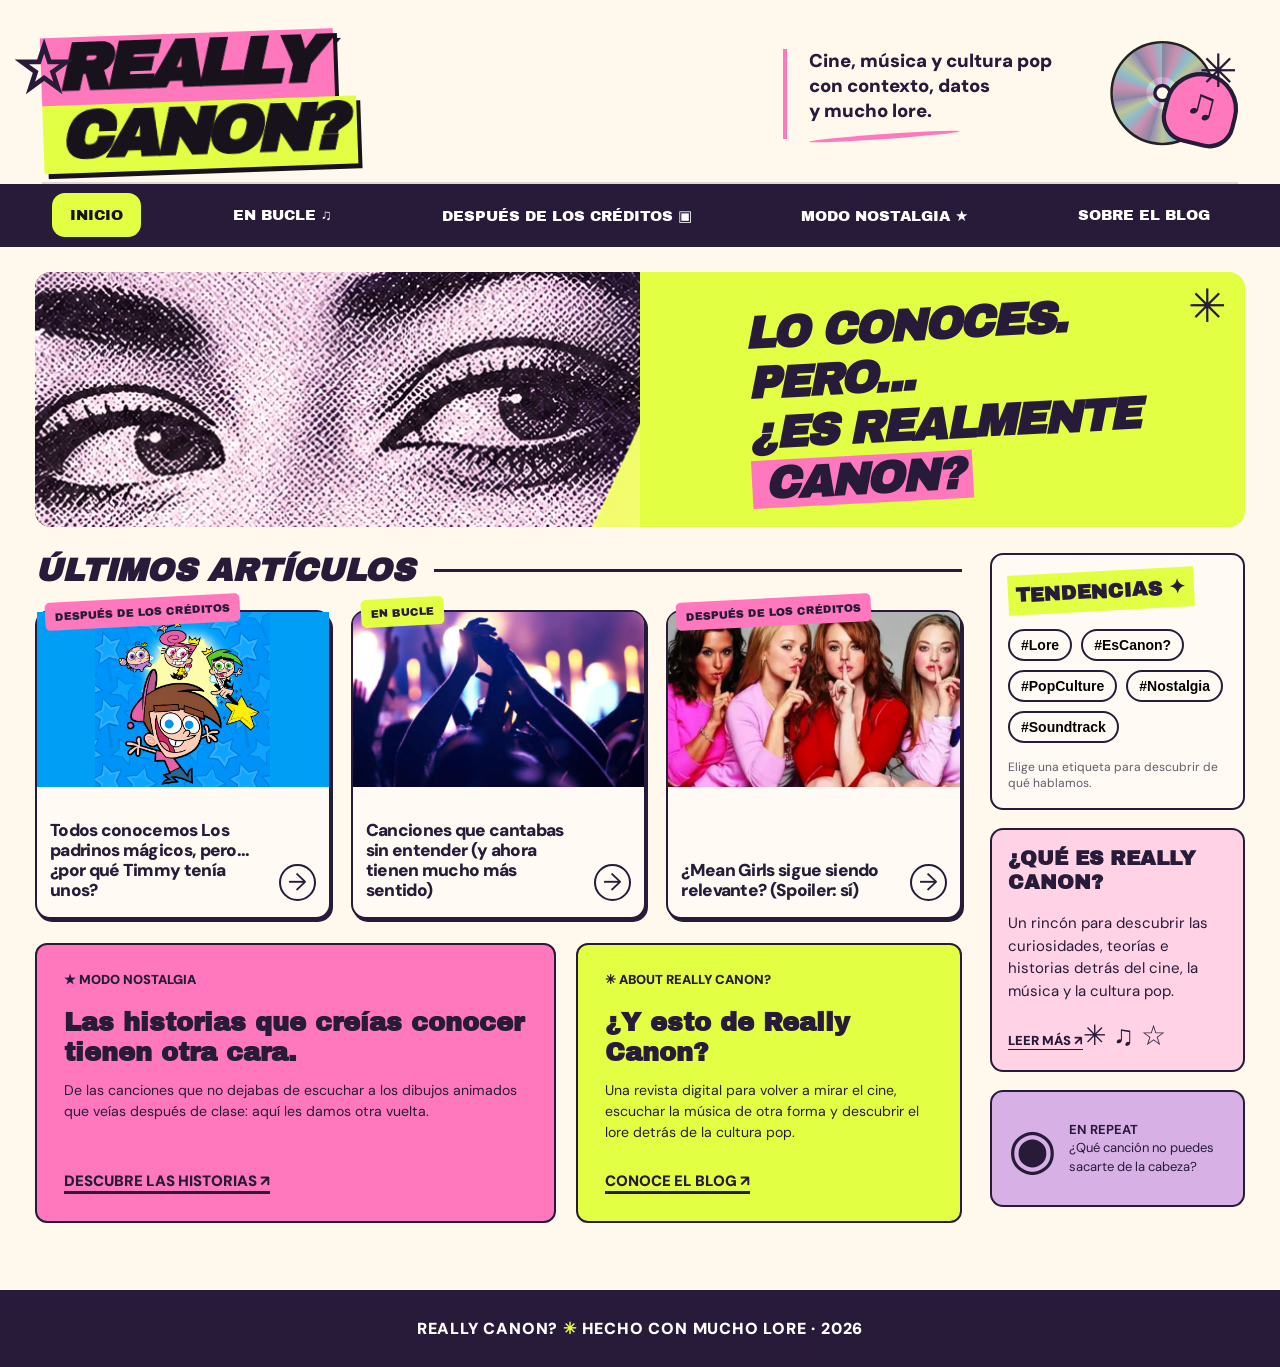
<file: index.html>
<!doctype html><html lang="es"><head><meta charset="UTF-8"><meta name="viewport" content="width=device-width,initial-scale=1"><meta name="theme-color" content="#fff8ed"><meta name="description" content="Really Canon? Cine, música, nostalgia y las historias detrás de la cultura pop."><title>REALLY CANON? · Cultura pop</title><link rel="stylesheet" href="styles.css?v=20261123-compacto-1"></head><body>
<header class="masthead" id="inicio"><div class="brand"><span class="brand-star" aria-hidden="true">☆</span><h1><span>REALLY</span><strong>CANON?</strong></h1></div><div class="intro-note">Cine, música y cultura pop<br>con contexto, datos<br>y mucho lore.<span class="underline"></span></div><div class="header-illustration" aria-hidden="true"><div class="record"></div><div class="phones">♫</div><span class="sparkle">✳</span></div></header>
<nav class="topnav" aria-label="Menú principal"><a class="selected" href="#inicio">INICIO</a><a href="section.html?section=music">EN BUCLE ♫</a><a href="section.html?section=cinema">DESPUÉS DE LOS CRÉDITOS ▣</a><a href="section.html?section=nostalgia">MODO NOSTALGIA ★</a><a href="sobre-el-blog.html">SOBRE EL BLOG</a></nav>
<main class="site"><section class="hero" aria-label="Presentación"><div class="hero-image"><img src="hero-eyes.png" alt="Mirada en estilo de revista retro"></div><div class="hero-message"><span class="hero-rays">✳</span><h2>LO CONOCES.<br>PERO...<br>¿ES REALMENTE<br><mark>CANON?</mark></h2></div></section>
<div class="content"><section class="feed" aria-labelledby="ultimos"><div class="heading"><h2 id="ultimos">ÚLTIMOS ARTÍCULOS</h2><span></span></div><div class="article-grid">
<article class="article" id="creditos" data-href="article.html?post=timmy"><div class="thumb"><img src="padrinos-nueva.png?v=2" alt="Ilustración de Los padrinos mágicos"><span class="category pink">DESPUÉS DE LOS CRÉDITOS</span></div><div class="article-body"><h3>Todos conocemos Los padrinos mágicos, pero... ¿por qué Timmy tenía unos?</h3><a class="read" href="article.html?post=timmy" aria-label="Leer artículo sobre Los padrinos mágicos">→</a></div></article>
<article class="article" id="en-bucle" data-href="article.html?post=music"><div class="thumb"><img src="concierto-nueva.png" alt="Disco compacto con reflejos de colores"><span class="category lime">EN BUCLE</span></div><div class="article-body"><h3>Canciones que cantabas sin entender (y ahora tienen mucho más sentido)</h3><a class="read" href="article.html?post=music" aria-label="Leer artículo sobre canciones">→</a></div></article>
<article class="article" id="nostalgia" data-href="article.html?post=mean"><div class="thumb"><img src="chicas-malas-nueva.png" alt="Imagen de estética cinematográfica rosa"><span class="category pink">DESPUÉS DE LOS CRÉDITOS</span></div><div class="article-body"><h3>¿Mean Girls sigue siendo relevante? (Spoiler: sí)</h3><a class="read" href="article.html?post=mean" aria-label="Leer artículo sobre Mean Girls">→</a></div></article></div>
<div class="feature-row"><section class="feature" style="max-width:none;margin:0;min-width:0;"><span class="feature-kicker">★ MODO NOSTALGIA</span><h2>Las historias que creías conocer tienen otra cara.</h2><p>De las canciones que no dejabas de escuchar a los dibujos animados que veías después de clase: aquí les damos otra vuelta.</p><a href="section.html?section=all">DESCUBRE LAS HISTORIAS ↗</a></section><section class="feature feature-about" style="background:#e3ff43;max-width:none;margin:0;min-width:0;"><span class="feature-kicker">✳ ABOUT REALLY CANON?</span><h2>¿Y esto de Really Canon?</h2><p>Una revista digital para volver a mirar el cine, escuchar la música de otra forma y descubrir el lore detrás de la cultura pop.</p><a href="sobre-el-blog.html">CONOCE EL BLOG ↗</a></section></div>
</section>
<aside class="sidebar"><section class="sidecard"><h2>TENDENCIAS ✦</h2><div class="tags"><button data-filter="lore">#Lore</button><button data-filter="canon">#EsCanon?</button><button data-filter="pop">#PopCulture</button><button data-filter="nostalgia">#Nostalgia</button><button data-filter="music">#Soundtrack</button></div><p id="tag-message" aria-live="polite">Elige una etiqueta para descubrir de qué hablamos.</p></section><section class="sidecard about" id="sobre"><h2>¿QUÉ ES REALLY CANON?</h2><p>Un rincón para descubrir las curiosidades, teorías e historias detrás del cine, la música y la cultura pop.</p><a class="about-link" href="sobre-el-blog.html">LEER MÁS ↗</a><span class="scribble">✳ ♫ ☆</span></section><section class="sidecard mini"><span class="mini-disc">◉</span><p><b>EN REPEAT</b><br>¿Qué canción no puedes sacarte de la cabeza?</p></section></aside></div>
</main>
<footer>REALLY CANON? <span>✳</span> HECHO CON MUCHO LORE · 2026</footer>
<script src="script.js"></script></body></html>
</file>
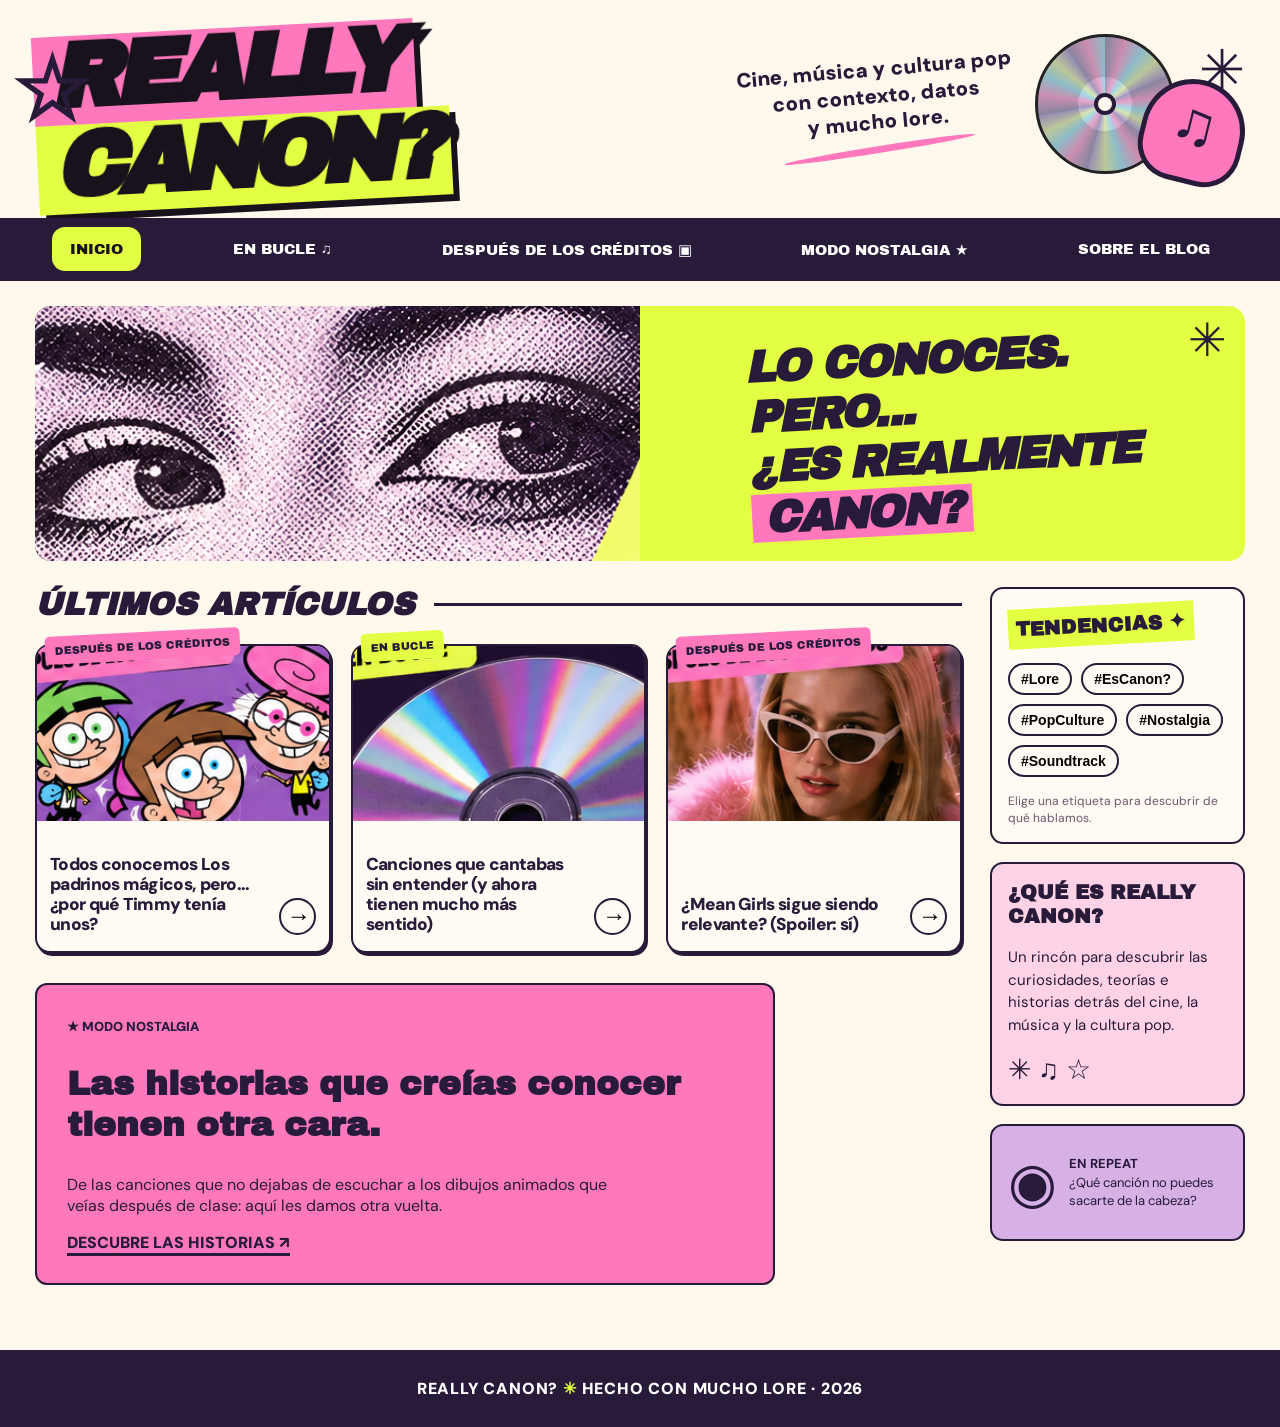
<file: really_canon_blog_pro/index.html>
<!doctype html><html lang="es"><head><meta charset="UTF-8"><meta name="viewport" content="width=device-width,initial-scale=1"><meta name="theme-color" content="#fff8ed"><meta name="description" content="Really Canon? Cine, música, nostalgia y las historias detrás de la cultura pop."><title>REALLY CANON? · Cultura pop</title><link rel="stylesheet" href="styles.css"></head><body>
<header class="masthead" id="inicio"><div class="brand"><span class="brand-star" aria-hidden="true">☆</span><h1><span>REALLY</span><strong>CANON?</strong></h1></div><div class="intro-note">Cine, música y cultura pop<br>con contexto, datos<br>y mucho lore.<span class="underline"></span></div><div class="header-illustration" aria-hidden="true"><div class="record"></div><div class="phones">♫</div><span class="sparkle">✳</span></div></header>
<nav class="topnav" aria-label="Menú principal"><a class="selected" href="#inicio">INICIO</a><a href="#en-bucle">EN BUCLE ♫</a><a href="#creditos">DESPUÉS DE LOS CRÉDITOS ▣</a><a href="#nostalgia">MODO NOSTALGIA ★</a><a href="#sobre">SOBRE EL BLOG</a></nav>
<main class="site"><section class="hero" aria-label="Presentación"><div class="hero-image"><img src="hero-eyes.png" alt="Mirada en estilo de revista retro"></div><div class="hero-message"><span class="hero-rays">✳</span><h2>LO CONOCES.<br>PERO...<br>¿ES REALMENTE<br><mark>CANON?</mark></h2></div></section>
<div class="content"><section class="feed" aria-labelledby="ultimos"><div class="heading"><h2 id="ultimos">ÚLTIMOS ARTÍCULOS</h2><span></span></div><div class="article-grid">
<article class="article" id="creditos"><div class="thumb"><img src="timmy.png" alt="Ilustración de Los padrinos mágicos"><span class="category pink">DESPUÉS DE LOS CRÉDITOS</span></div><div class="article-body"><h3>Todos conocemos Los padrinos mágicos, pero... ¿por qué Timmy tenía unos?</h3><button class="read" data-article="timmy" aria-label="Leer artículo sobre Los padrinos mágicos">→</button></div></article>
<article class="article" id="en-bucle"><div class="thumb"><img src="cd.png" alt="Disco compacto con reflejos de colores"><span class="category lime">EN BUCLE</span></div><div class="article-body"><h3>Canciones que cantabas sin entender (y ahora tienen mucho más sentido)</h3><button class="read" data-article="music" aria-label="Leer artículo sobre canciones">→</button></div></article>
<article class="article" id="nostalgia"><div class="thumb"><img src="mean-girls.png" alt="Imagen de estética cinematográfica rosa"><span class="category pink">DESPUÉS DE LOS CRÉDITOS</span></div><div class="article-body"><h3>¿Mean Girls sigue siendo relevante? (Spoiler: sí)</h3><button class="read" data-article="mean" aria-label="Leer artículo sobre Mean Girls">→</button></div></article></div>
<section class="feature"><span class="feature-kicker">★ MODO NOSTALGIA</span><h2>Las historias que creías conocer tienen otra cara.</h2><p>De las canciones que no dejabas de escuchar a los dibujos animados que veías después de clase: aquí les damos otra vuelta.</p><a href="#ultimos">DESCUBRE LAS HISTORIAS ↗</a></section></section>
<aside class="sidebar"><section class="sidecard"><h2>TENDENCIAS ✦</h2><div class="tags"><button data-filter="lore">#Lore</button><button data-filter="canon">#EsCanon?</button><button data-filter="pop">#PopCulture</button><button data-filter="nostalgia">#Nostalgia</button><button data-filter="music">#Soundtrack</button></div><p id="tag-message" aria-live="polite">Elige una etiqueta para descubrir de qué hablamos.</p></section><section class="sidecard about" id="sobre"><h2>¿QUÉ ES REALLY CANON?</h2><p>Un rincón para descubrir las curiosidades, teorías e historias detrás del cine, la música y la cultura pop.</p><span class="scribble">✳ ♫ ☆</span></section><section class="sidecard mini"><span class="mini-disc">◉</span><p><b>EN REPEAT</b><br>¿Qué canción no puedes sacarte de la cabeza?</p></section></aside></div></main>
<footer>REALLY CANON? <span>✳</span> HECHO CON MUCHO LORE · 2026</footer>
<dialog id="reader"><button id="close" aria-label="Cerrar artículo">✕</button><div id="reader-content"></div></dialog><script src="script.js"></script></body></html>
</file>
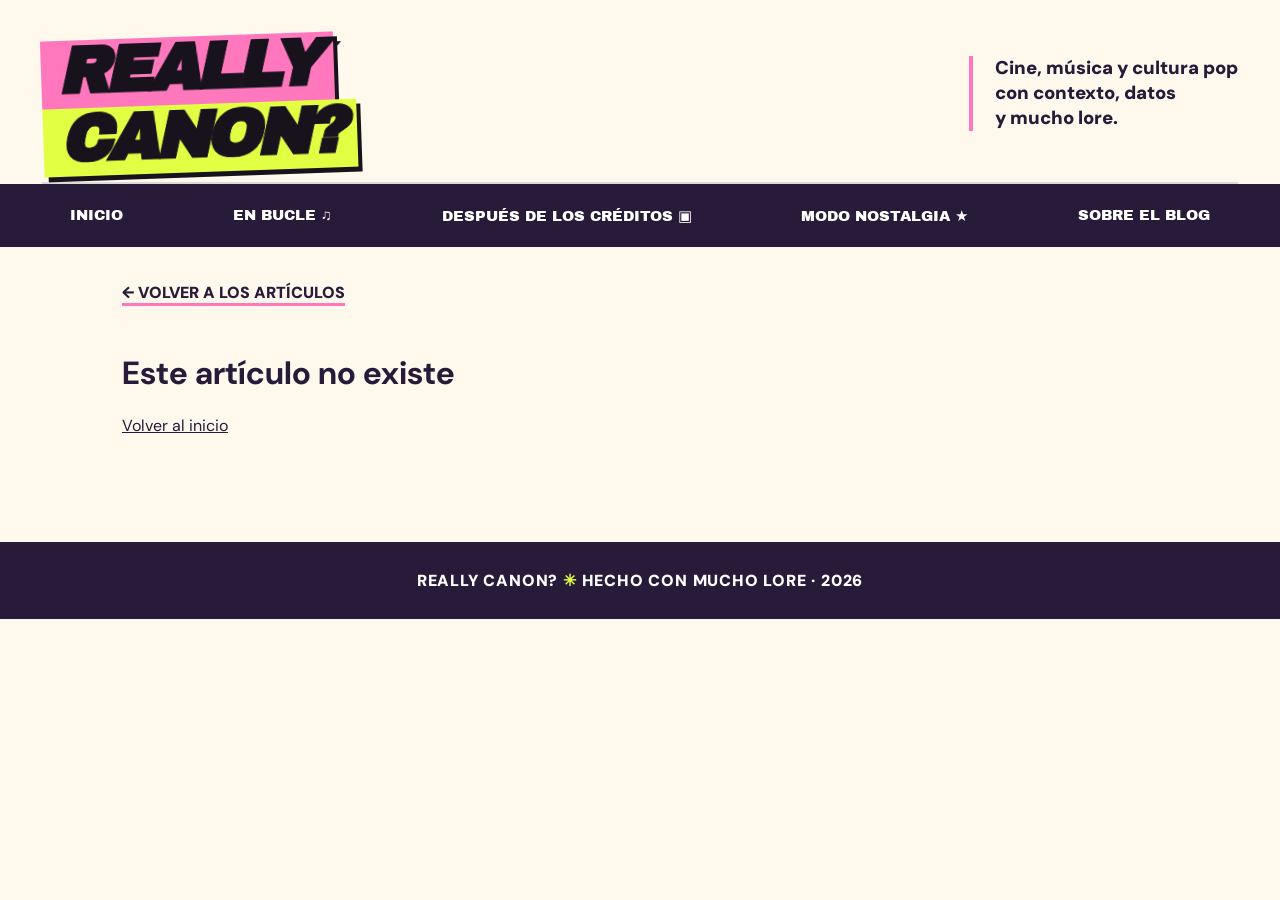
<file: article.html>
<!doctype html><html lang="es"><head><meta charset="UTF-8"><meta name="viewport" content="width=device-width,initial-scale=1"><title>Artículo · REALLY CANON?</title><meta name="description" content="Historias de cine, música y cultura pop en formato hilo."><link rel="stylesheet" href="styles.css"></head><body><header class="masthead"><div class="brand"><a href="index.html" style="text-decoration:none"><h1><span>REALLY</span><strong>CANON?</strong></h1></a></div><div class="intro-note">Cine, música y cultura pop<br>con contexto, datos<br>y mucho lore.</div></header><nav class="topnav"><a href="index.html">INICIO</a><a href="section.html?section=music">EN BUCLE ♫</a><a href="section.html?section=cinema">DESPUÉS DE LOS CRÉDITOS ▣</a><a href="section.html?section=nostalgia">MODO NOSTALGIA ★</a><a href="sobre-el-blog.html">SOBRE EL BLOG</a></nav><main class="article-page"><a class="article-back" href="index.html">← VOLVER A LOS ARTÍCULOS</a><div id="post-root"></div></main><footer>REALLY CANON? <span>✳</span> HECHO CON MUCHO LORE · 2026</footer><script src="posts.js"></script><script>const key=new URLSearchParams(location.search).get('post');const post=window.REALLY_POSTS[key];const root=document.getElementById('post-root');if(!post){root.innerHTML='<h1>Este artículo no existe</h1><p><a href="index.html">Volver al inicio</a></p>'}else{document.title=post.title+' · REALLY CANON?';const esc=s=>s.replaceAll('&','&amp;').replaceAll('<','&lt;').replaceAll('>','&gt;');root.innerHTML='<header class="article-head"><span class="kicker">'+esc(post.tag)+'</span><h1>'+esc(post.title)+'</h1><p class="article-lede">'+esc(post.lede)+'</p><div class="article-meta">REALLY CANON? · LECTURA DE 5–7 MIN · CULTURA POP</div></header><img class="article-cover" src="'+encodeURI(post.image)+'" alt="Imagen ilustrativa del artículo"><div class="thread"><div class="thread-intro">EL HILO COMPLETO ↓</div>'+post.blocks.map((b,i)=>'<section class="thread-card"><span class="thread-number">'+String(i+1).padStart(2,'0')+' / '+String(post.blocks.length).padStart(2,'0')+'</span><h2>'+esc(b[0])+'</h2><p>'+esc(b[1])+'</p><p>'+esc(b[2])+'</p></section>').join('')+'<blockquote class="thread-quote">'+esc(post.quote)+'</blockquote><section class="article-end"><h2>¿Y tú qué opinas?</h2><p>La conversación no termina aquí. Guarda esta historia, compártela o descubre otra perspectiva.</p><a href="index.html">← SEGUIR EXPLORANDO REALLY CANON?</a></section><section class="comments-area"><h2>COMENTARIOS</h2><p class="comments-intro">¿Qué opinas tú? Participa en la conversación iniciando sesión con GitHub.</p><div class="giscus" id="giscus-container"></div></section></div>'}</script><script>
(function () {
  const postKey = new URLSearchParams(window.location.search).get('post');
  if (!postKey || !window.REALLY_POSTS || !window.REALLY_POSTS[postKey]) return;
  const target = document.getElementById('giscus-container');
  if (!target) return;
  const script = document.createElement('script');
  script.src = 'https://giscus.app/client.js';
  const config = {
    'data-repo': 'izquierdolissa-jpg/really-canon',
    'data-repo-id': 'R_kgDOV4qWsA',
    'data-category': 'Announcements',
    'data-category-id': 'DIC_kwDOV4qWsM4DLzEy',
    'data-mapping': 'specific',
    'data-term': 'really-canon-' + postKey,
    'data-strict': '1',
    'data-reactions-enabled': '1',
    'data-emit-metadata': '0',
    'data-input-position': 'top',
    'data-theme': 'light',
    'data-lang': 'es'
  };
  for (const [name, value] of Object.entries(config)) script.setAttribute(name, value);
  script.crossOrigin = 'anonymous';
  script.async = true;
  target.appendChild(script);
})();
</script></body></html>
</file>
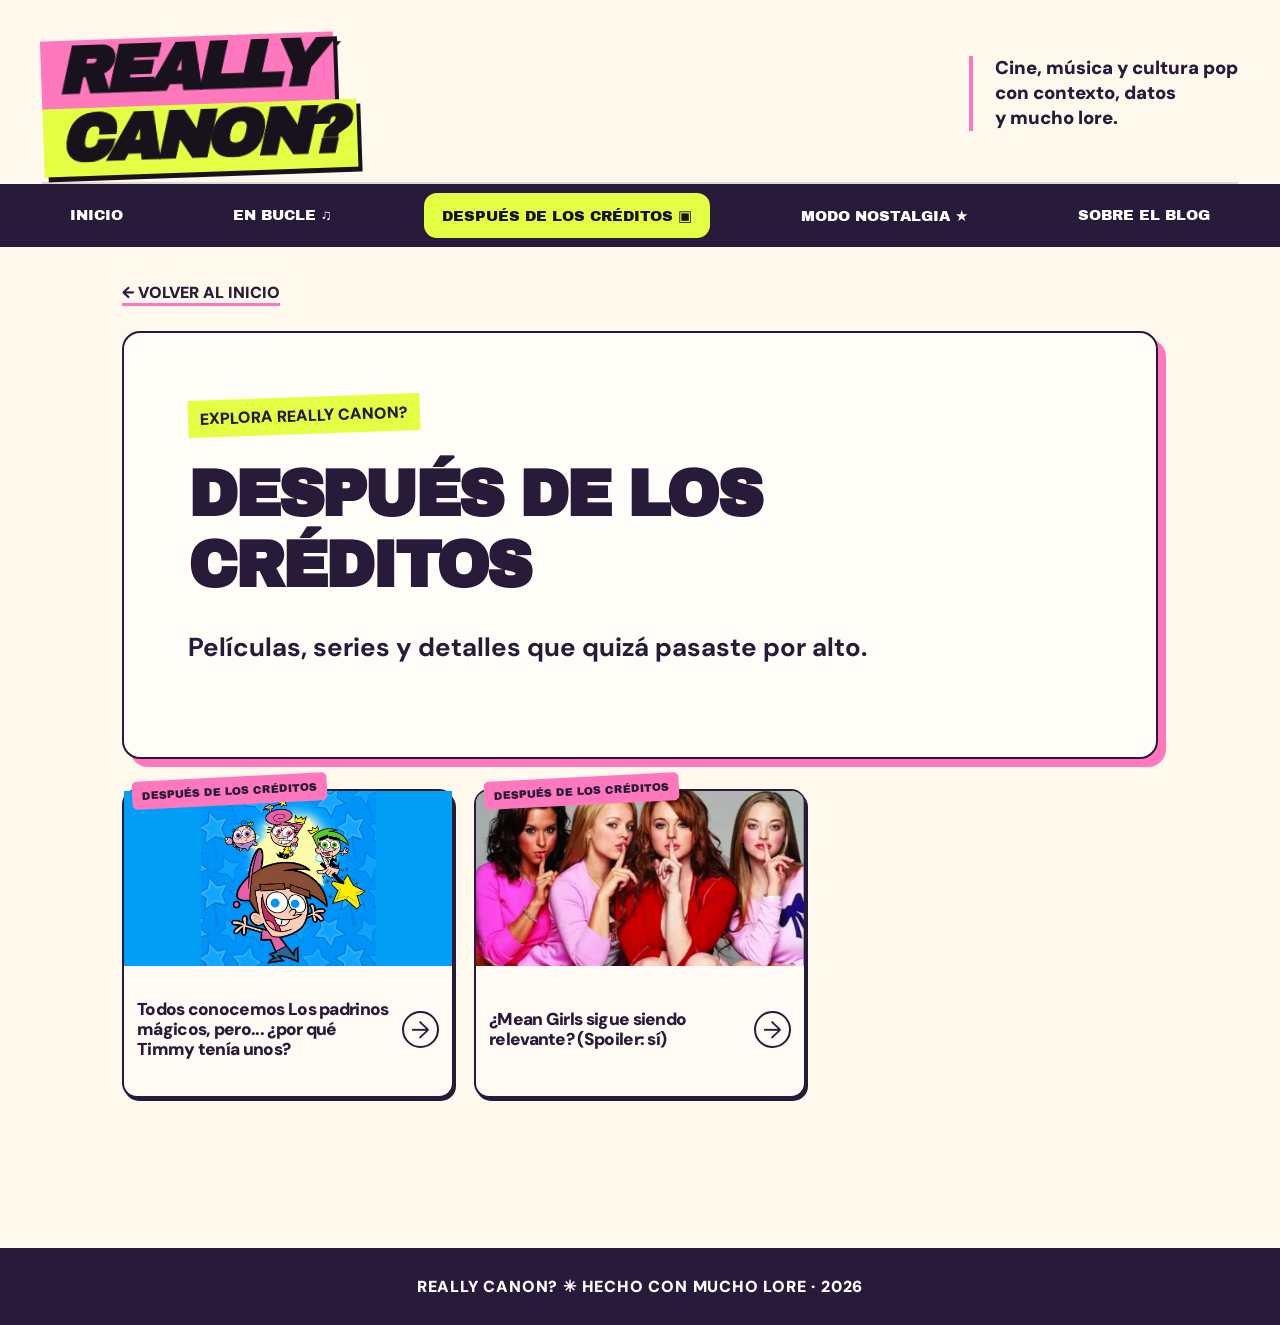
<file: section.html>
<!doctype html><html lang="es"><head><meta charset="UTF-8"><meta name="viewport" content="width=device-width,initial-scale=1"><title>Secciones · REALLY CANON?</title><link rel="stylesheet" href="styles.css"></head><body><header class="masthead"><div class="brand"><a href="index.html" style="text-decoration:none"><h1><span>REALLY</span><strong>CANON?</strong></h1></a></div><div class="intro-note">Cine, música y cultura pop<br>con contexto, datos<br>y mucho lore.</div></header><nav class="topnav"><a href="index.html">INICIO</a><a href="section.html?section=music">EN BUCLE ♫</a><a href="section.html?section=cinema">DESPUÉS DE LOS CRÉDITOS ▣</a><a href="section.html?section=nostalgia">MODO NOSTALGIA ★</a><a href="sobre-el-blog.html">SOBRE EL BLOG</a></nav><main class="article-page"><a class="article-back" href="index.html">← VOLVER AL INICIO</a><header class="article-head"><span class="kicker">EXPLORA REALLY CANON?</span><h1 id="section-title"></h1><p class="article-lede" id="section-desc"></p></header><div class="article-grid" id="section-list"></div></main><footer>REALLY CANON? ✳ HECHO CON MUCHO LORE · 2026</footer><script src="posts.js"></script><script>const k=new URLSearchParams(location.search).get('section')||'cinema';const sections={all:['TODAS LAS HISTORIAS','Explora las historias de cine, música y nostalgia de Really Canon?.',['timmy','music','mean']],music:['EN BUCLE','Canciones, artistas y las historias que hay detrás de lo que escuchamos.',['music']],cinema:['DESPUÉS DE LOS CRÉDITOS','Películas, series y detalles que quizá pasaste por alto.',['timmy','mean']],nostalgia:['MODO NOSTALGIA','Volvemos a las historias de nuestra infancia para mirarlas de otra manera.',['timmy','mean','music']]};const d=sections[k]||sections.cinema;document.title=d[0]+' · REALLY CANON?';document.getElementById('section-title').textContent=d[0];document.getElementById('section-desc').textContent=d[1];document.getElementById('section-list').innerHTML=d[2].map(id=>{const p=REALLY_POSTS[id];return `<article class="article"><a href="article.html?post=${id}" class="section-card-link"><div class="thumb"><img src="${p.image}" alt="Imagen de ${p.title}"><span class="category ${id==='music'?'lime':'pink'}">${p.tag}</span></div><div class="article-body"><h3>${p.title}</h3><span class="read">→</span></div></a></article>`}).join('');document.querySelectorAll('.topnav a').forEach(a=>{if(a.getAttribute('href')==='section.html?section='+k)a.classList.add('selected')})</script></body></html>
</file>
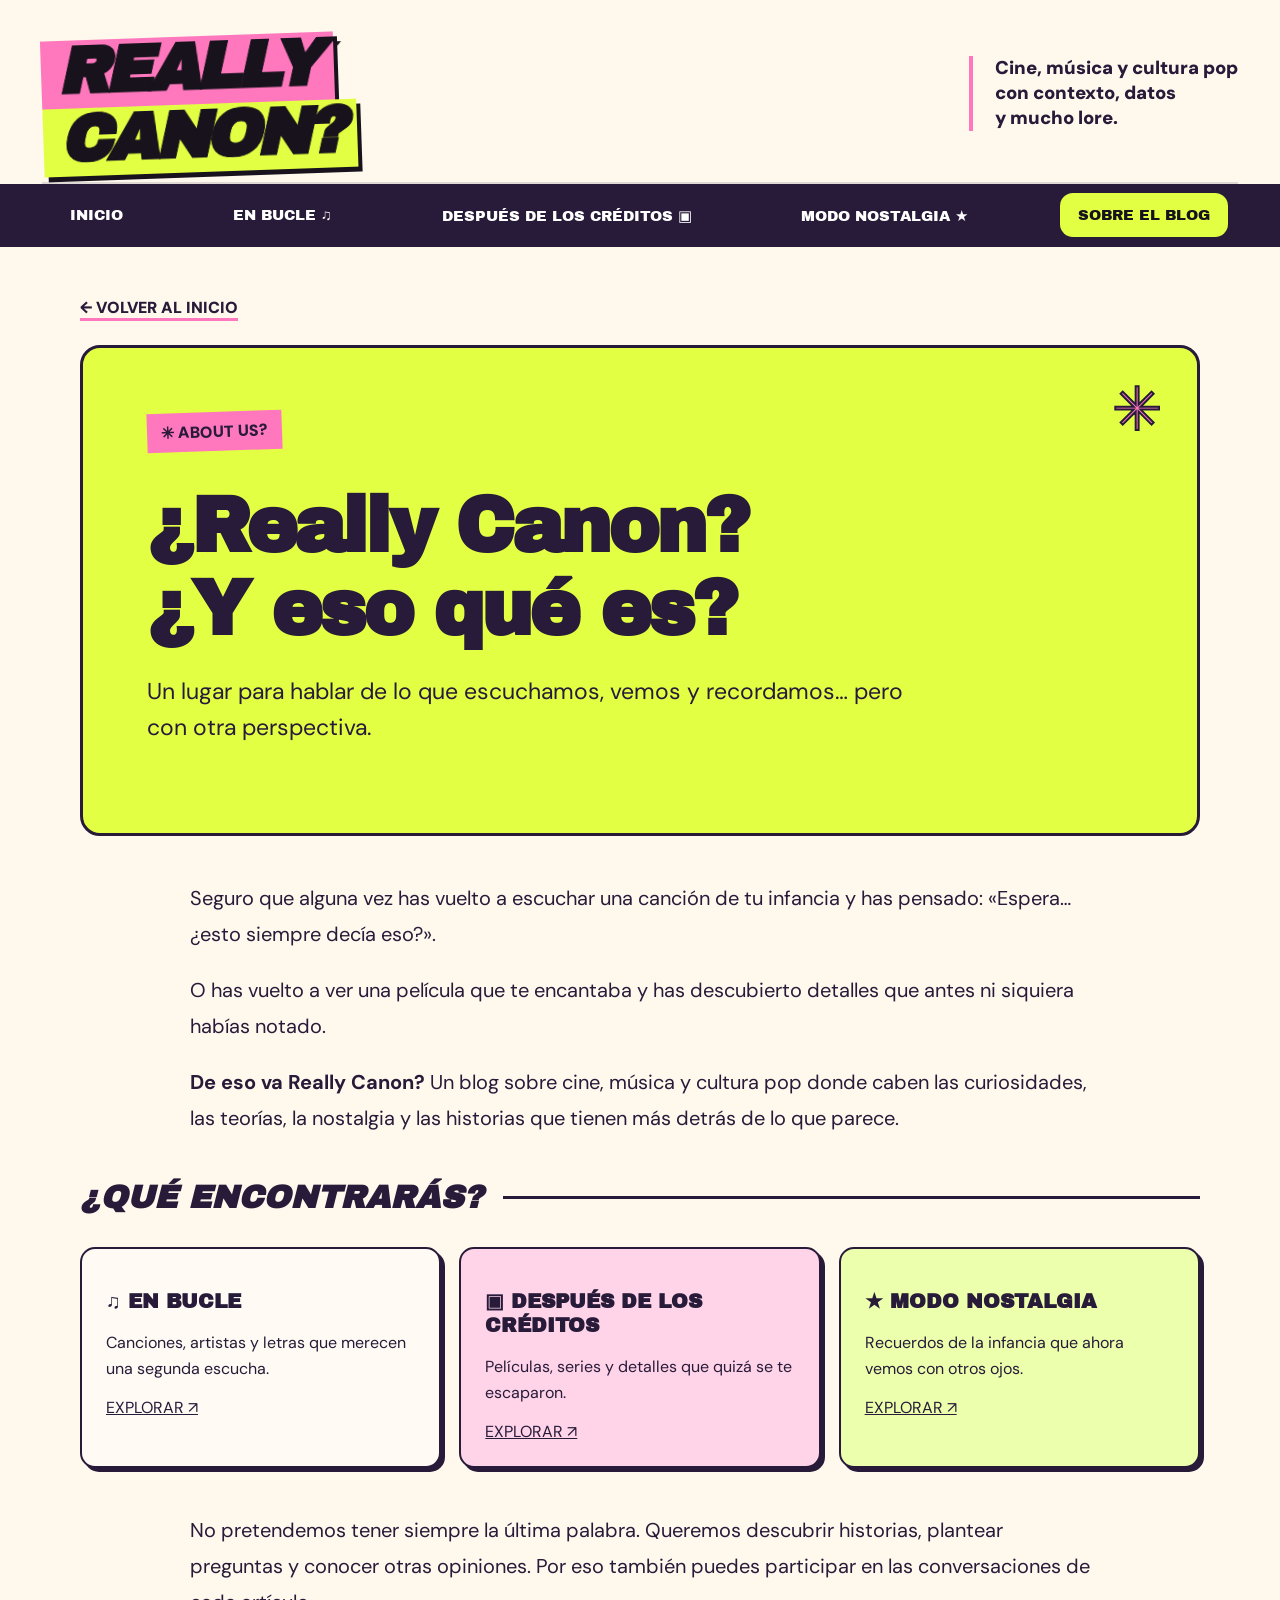
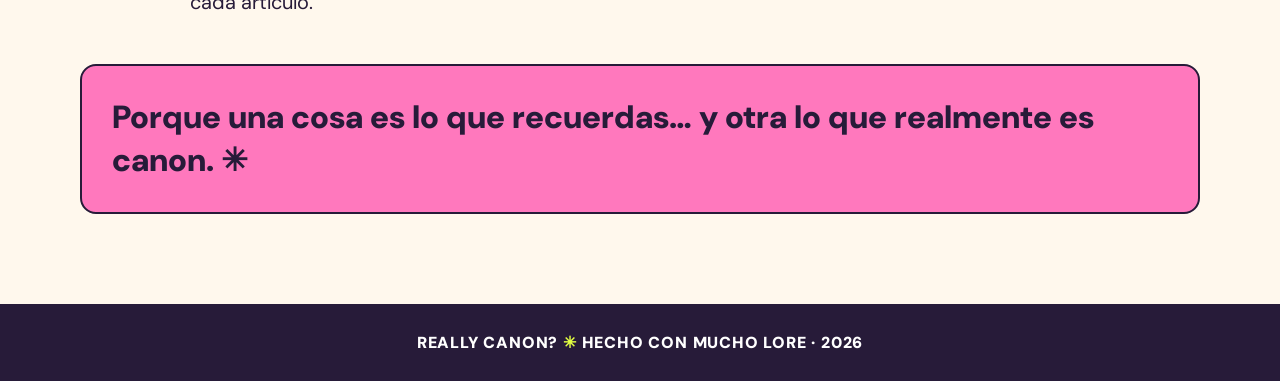
<file: sobre-el-blog.html>
<!doctype html><html lang="es"><head><meta charset="UTF-8"><meta name="viewport" content="width=device-width,initial-scale=1"><meta name="description" content="Conoce Really Canon?, un blog de cine, música, nostalgia y cultura pop."><title>Sobre el blog · REALLY CANON?</title><link rel="stylesheet" href="styles.css"></head><body>
<header class="masthead"><div class="brand"><a href="index.html" style="text-decoration:none"><h1><span>REALLY</span><strong>CANON?</strong></h1></a></div><div class="intro-note">Cine, música y cultura pop<br>con contexto, datos<br>y mucho lore.</div></header>
<nav class="topnav" aria-label="Menú principal"><a href="index.html">INICIO</a><a href="section.html?section=music">EN BUCLE ♫</a><a href="section.html?section=cinema">DESPUÉS DE LOS CRÉDITOS ▣</a><a href="section.html?section=nostalgia">MODO NOSTALGIA ★</a><a class="selected" href="sobre-el-blog.html" aria-current="page">SOBRE EL BLOG</a></nav>
<main class="about-page"><a class="article-back" href="index.html">← VOLVER AL INICIO</a><section class="about-hero"><span class="about-eyebrow">✳ ABOUT US?</span><span class="asterisk" aria-hidden="true">✳</span><h1>¿Really Canon?<br>¿Y eso qué es?</h1><p>Un lugar para hablar de lo que escuchamos, vemos y recordamos… pero con otra perspectiva.</p></section>
<div class="about-intro"><p>Seguro que alguna vez has vuelto a escuchar una canción de tu infancia y has pensado: «Espera… ¿esto siempre decía eso?».</p><p>O has vuelto a ver una película que te encantaba y has descubierto detalles que antes ni siquiera habías notado.</p><p><strong>De eso va Really Canon?</strong> Un blog sobre cine, música y cultura pop donde caben las curiosidades, las teorías, la nostalgia y las historias que tienen más detrás de lo que parece.</p></div>
<div class="heading"><h2>¿QUÉ ENCONTRARÁS?</h2><span></span></div><div class="about-sections"><section class="about-tile"><h2>♫ EN BUCLE</h2><p>Canciones, artistas y letras que merecen una segunda escucha.</p><a href="section.html?section=music">EXPLORAR ↗</a></section><section class="about-tile"><h2>▣ DESPUÉS DE LOS CRÉDITOS</h2><p>Películas, series y detalles que quizá se te escaparon.</p><a href="section.html?section=cinema">EXPLORAR ↗</a></section><section class="about-tile"><h2>★ MODO NOSTALGIA</h2><p>Recuerdos de la infancia que ahora vemos con otros ojos.</p><a href="section.html?section=nostalgia">EXPLORAR ↗</a></section></div>
<p class="about-intro">No pretendemos tener siempre la última palabra. Queremos descubrir historias, plantear preguntas y conocer otras opiniones. Por eso también puedes participar en las conversaciones de cada artículo.</p><div class="about-ending">Porque una cosa es lo que recuerdas… y otra lo que realmente es canon. ✳</div></main>
<footer>REALLY CANON? <span>✳</span> HECHO CON MUCHO LORE · 2026</footer></body></html>
</file>
<file: styles.css>
@import url('https://fonts.googleapis.com/css2?family=Archivo+Black&family=DM+Sans:wght@400;500;600;700;800;900&display=swap');:root{--cream:#fff8ed;--pink:#ff78bd;--lime:#e3ff43;--ink:#271b39;--purple:#42224e}*{box-sizing:border-box}html{scroll-behavior:smooth}body{margin:0;background:var(--cream);color:var(--ink);font-family:'DM Sans',Arial,sans-serif}button,a{cursor:pointer}a{color:inherit}.masthead{max-width:1450px;margin:auto;min-height:205px;padding:20px 35px;display:flex;justify-content:space-between;align-items:center;gap:20px;overflow:hidden}.brand{position:relative;flex:1}.brand h1{margin:0;line-height:.87;font-family:'Archivo Black',Impact,sans-serif;font-size:clamp(54px,7vw,112px);font-style:italic;letter-spacing:-.07em;transform:rotate(-3deg);filter:drop-shadow(6px 7px 0 #17121c);-webkit-text-stroke:2px #17121c}.brand h1 span,.brand h1 strong{display:block;width:max-content;padding:3px 16px 8px}.brand h1 span{background:var(--pink);color:#17121c}.brand h1 strong{background:var(--lime);color:#17121c}.brand-star{position:absolute;left:-22px;top:12px;font-size:88px;z-index:1;color:var(--cream);-webkit-text-stroke:3px var(--ink)}.intro-note{font-size:clamp(15px,1.6vw,24px);font-weight:900;line-height:1.3;transform:rotate(-5deg);text-align:center;min-width:215px}.underline{display:block;background:var(--pink);height:7px;width:70%;border-radius:90%;transform:rotate(-4deg);margin:10px auto}.header-illustration{position:relative;width:210px;height:150px;flex-shrink:0}.record{position:absolute;width:140px;height:140px;border-radius:50%;border:3px solid #222;background:repeating-conic-gradient(#9c9ab9 0deg,#e9a4cb 18deg,#a2d8e7 35deg,#d8e5b0 50deg,#afa2cf 65deg);box-shadow:inset 0 0 0 40px #0002}.record:after{content:'';position:absolute;inset:56px;border:4px solid var(--ink);background:var(--cream);border-radius:50%}.phones{position:absolute;right:0;bottom:0;border:5px solid var(--ink);border-radius:50% 50% 35% 35%;background:var(--pink);font-size:60px;width:104px;height:105px;text-align:center;transform:rotate(14deg)}.sparkle{position:absolute;top:0;right:0;font-size:55px}.topnav{background:var(--ink);padding:9px max(20px,calc((100vw - 1400px)/2));display:flex;justify-content:space-around;align-items:center;gap:10px}.topnav a{color:white;text-decoration:none;font-family:'Archivo Black',Impact,sans-serif;font-size:clamp(11px,1.15vw,17px);padding:14px 18px;text-align:center}.topnav a:hover,.topnav .selected{background:var(--lime);color:#17121c;border-radius:13px}.site{max-width:1450px;margin:auto;padding:25px 35px 65px}.hero{display:grid;grid-template-columns:1fr 1fr;min-height:255px;border-radius:16px;overflow:hidden;background:var(--lime);position:relative}.hero-image{min-height:255px;background:var(--purple)}.hero-image img{width:100%;height:100%;object-fit:cover;filter:contrast(1.1) saturate(.8)}.hero-message{padding:20px 35px;display:flex;align-items:center;justify-content:center;position:relative}.hero-message h2{font-family:'Archivo Black',Impact,sans-serif;font-style:italic;font-size:clamp(25px,3.5vw,55px);line-height:1.12;letter-spacing:-.04em;margin:0;transform:rotate(-3deg)}mark{background:var(--pink);color:var(--ink);padding:0 12px}.hero-rays{position:absolute;right:18px;top:4px;font-size:46px}.content{display:grid;grid-template-columns:minmax(0,1fr) 255px;gap:28px;margin-top:26px}.heading{display:flex;align-items:center;gap:20px;margin-bottom:22px}.heading h2{font-family:'Archivo Black',Impact,sans-serif;font-size:clamp(24px,2.5vw,35px);font-style:italic;margin:0;white-space:nowrap}.heading span{height:3px;background:var(--ink);flex:1}.article-grid{display:grid;grid-template-columns:repeat(3,minmax(0,1fr));gap:20px}.article{background:#fffaf3;border:2px solid var(--ink);border-radius:15px;overflow:visible;box-shadow:2px 3px 0 var(--ink);position:relative}.thumb{height:175px;position:relative}.thumb img{height:100%;width:100%;object-fit:cover;border-radius:12px 12px 0 0}.category{position:absolute;left:8px;top:-14px;transform:rotate(-3deg);padding:8px 10px;font-family:'Archivo Black',Impact,sans-serif;font-size:11px;color:var(--ink);border-radius:5px}.pink{background:var(--pink)}.lime{background:var(--lime)}.article-body{min-height:130px;padding:14px 13px 16px;display:flex;gap:8px;align-items:flex-end}.article h3{font-size:clamp(15px,1.35vw,19px);font-weight:900;line-height:1.15;letter-spacing:-.04em;margin:0;flex:1}.read{flex-shrink:0;background:transparent;border:2px solid var(--ink);border-radius:50%;width:37px;height:37px;font-size:24px;line-height:1}.read:hover{background:var(--lime)}.sidebar{padding-top:0}.sidecard{border:2px solid var(--ink);border-radius:13px;background:#fffaf3;padding:16px;margin-bottom:18px;position:relative}.sidecard h2{font-family:'Archivo Black',Impact,sans-serif;font-size:20px;margin:0 0 18px;line-height:1.2}.sidebar .sidecard:first-child h2{background:var(--lime);display:inline-block;padding:8px;transform:rotate(-3deg)}.tags{display:flex;flex-wrap:wrap;gap:9px}.tags button{border:2px solid var(--ink);border-radius:22px;background:transparent;padding:6px 11px;font-size:14px;font-weight:800}.tags button:hover{background:var(--pink)}#tag-message{font-size:12px;line-height:1.4;color:#67596b;margin:16px 0 0}.about{background:#ffd2e6}.about p{font-size:15px;line-height:1.5}.scribble{font-size:28px}.mini{background:#d7b1e6;display:flex;align-items:center;gap:12px}.mini p{font-size:13px;line-height:1.4}.mini-disc{font-size:56px}.feature{background:var(--pink);margin-top:30px;padding:30px;border:2px solid var(--ink);border-radius:12px;max-width:740px}.feature-kicker{font-weight:900;font-size:13px}.feature h2{font-family:'Archivo Black',Impact,sans-serif;font-size:clamp(22px,2.7vw,34px);line-height:1.2}.feature p{max-width:570px}.feature a{font-weight:900;text-decoration:none;border-bottom:3px solid var(--ink)}footer{background:var(--ink);color:white;text-align:center;padding:28px;font-weight:900;letter-spacing:.05em}footer span{color:var(--lime)}dialog{border:3px solid var(--ink);border-radius:16px;background:var(--cream);color:var(--ink);width:min(700px,92vw);max-height:85vh;padding:30px;box-shadow:9px 9px 0 var(--pink)}dialog::backdrop{background:#1b102bc7}dialog #close{float:right;background:var(--lime);border:2px solid var(--ink);border-radius:50%;width:37px;height:37px;font-size:18px}dialog h2{font-family:'Archivo Black',Impact,sans-serif;line-height:1.15;font-size:clamp(23px,4vw,36px)}dialog p{font-size:17px;line-height:1.7}dialog .eyebrow{font-weight:900;background:var(--pink);display:inline-block;padding:6px 10px}@media(max-width:1050px){.article-grid{grid-template-columns:repeat(2,1fr)}.header-illustration{display:none}.content{grid-template-columns:minmax(0,1fr) 220px}.topnav{flex-wrap:wrap}.topnav a{padding:11px}}@media(max-width:720px){.masthead{padding:28px 18px;flex-direction:column;align-items:flex-start}.brand h1{font-size:clamp(52px,13vw,82px)}.intro-note{font-size:15px;align-self:flex-end}.topnav{gap:0;padding:6px}.topnav a{font-size:11px;padding:10px}.site{padding:16px}.hero{grid-template-columns:1fr}.hero-image{min-height:140px;max-height:170px}.hero-message{min-height:205px}.hero-message h2{font-size:clamp(28px,7vw,44px)}.content{grid-template-columns:1fr}.article-grid{grid-template-columns:1fr}.thumb{height:210px}.article-body{min-height:95px}.sidebar{display:grid;grid-template-columns:1fr;gap:10px}.heading h2{font-size:23px}}
.read{display:inline-flex;align-items:center;justify-content:center;text-decoration:none;color:var(--ink)}.article:has(.read:hover){transform:translateY(-3px)}
.article-page{max-width:1080px;margin:0 auto;padding:35px 22px 90px}.article-back{display:inline-block;font-weight:900;text-decoration:none;margin-bottom:25px;border-bottom:3px solid var(--pink)}.article-head{border:2px solid var(--ink);background:#fffdf7;border-radius:18px;padding:clamp(25px,5vw,65px);box-shadow:8px 8px 0 var(--pink)}.article-head .kicker{background:var(--lime);display:inline-block;padding:8px 12px;font-weight:900;transform:rotate(-2deg)}.article-head h1{font-family:'Archivo Black',Impact,sans-serif;font-size:clamp(34px,5vw,66px);line-height:1.12;letter-spacing:-.045em;margin:25px 0}.article-lede{font-size:clamp(19px,2.3vw,26px);line-height:1.5;font-weight:700;max-width:780px}.article-meta{font-size:13px;font-weight:800;color:#75687c;margin-top:20px}.article-cover{width:100%;max-height:450px;object-fit:cover;border:2px solid var(--ink);border-radius:15px;margin:35px 0 12px}.thread-intro{font-size:14px;font-weight:800;letter-spacing:.06em;margin:20px 0}.thread{max-width:810px;margin:0 auto}.thread-card{position:relative;border:2px solid var(--ink);border-radius:16px;padding:28px 30px;margin:24px 0;background:#fffdf8;box-shadow:5px 5px 0 #e4d9e3}.thread-card:before{content:'';position:absolute;top:100%;left:35px;height:27px;border-left:3px dashed var(--purple)}.thread-card:last-child:before{display:none}.thread-number{display:inline-block;background:var(--pink);font-family:'Archivo Black',Impact,sans-serif;padding:6px 11px;border-radius:8px;margin-bottom:10px}.thread-card:nth-child(even) .thread-number{background:var(--lime)}.thread-card h2{font-family:'Archivo Black',Impact,sans-serif;font-size:clamp(22px,3vw,31px);line-height:1.25;margin:12px 0}.thread-card p{font-size:clamp(16px,1.8vw,19px);line-height:1.8;margin:14px 0}.thread-quote{background:var(--lime);padding:22px;font-size:clamp(22px,3vw,34px);font-weight:900;line-height:1.25;transform:rotate(-1deg);margin:30px 0;border:2px solid var(--ink)}.thread-card img{width:100%;max-height:300px;object-fit:cover;border-radius:10px;margin:10px 0}.article-end{background:var(--pink);border:2px solid var(--ink);padding:30px;border-radius:16px;margin:35px 0}.article-end h2{font-family:'Archivo Black',Impact,sans-serif}.article-end p{font-size:19px;line-height:1.6}.article-end a{font-weight:900}.article-page .masthead{min-height:unset}@media(max-width:650px){.article-head{padding:23px}.thread-card{padding:22px 18px}.article-page{padding:20px 14px 65px}}
.section-card-link{display:block;text-decoration:none;color:inherit;height:100%}.section-card-link .article-body{display:flex;align-items:center;justify-content:space-between;gap:12px}.article[data-href]{cursor:pointer}.article[data-href]:focus-visible{outline:4px solid #dfef3c;outline-offset:5px}.comments-area{margin:45px 0;padding:24px;background:#fff8ed;border:3px solid #281a37;border-radius:18px}.comments-area h2{font-size:1.7rem}.comments-area p{line-height:1.6}#section-list{margin:30px 0 60px}.section-card-link:hover h3{text-decoration:underline}

/* CABECERA EDITORIAL REFINADA · 2026 */
.masthead{max-width:1450px;min-height:172px;padding:26px 42px 22px;gap:34px;position:relative;overflow:visible}
.masthead:after{content:"";position:absolute;bottom:0;left:42px;right:42px;border-bottom:2px solid var(--ink);opacity:.14}
.brand{flex:1 1 auto;min-width:0}
.brand h1{font-size:clamp(48px,5.1vw,76px);letter-spacing:-.055em;transform:rotate(-2deg);filter:drop-shadow(4px 5px 0 #17121c);-webkit-text-stroke:1px #17121c}
.brand h1 span,.brand h1 strong{padding:4px 16px 7px}
.brand-star{left:-27px;top:0;font-size:65px}
.intro-note{font-size:clamp(15px,1.45vw,21px);line-height:1.35;transform:none;text-align:left;min-width:240px;max-width:290px;border-left:4px solid var(--pink);padding-left:22px}
.intro-note .underline{margin:10px 0 0;width:62%;height:5px}
.header-illustration{width:152px;height:125px;transform:scale(.84);transform-origin:center right}
.masthead .record{width:124px;height:124px}.masthead .record:after{inset:48px}
.masthead .phones{width:88px;height:88px;font-size:50px}
/* La portada de Timmy muestra toda la imagen, sin recortar personajes */
.article-cover[src*="padrinos-nueva"]{display:block;width:100%;height:auto;max-height:none;object-fit:contain;background:#009ff5}
.article:has(a[href*="post=timmy"]) .thumb{background:#009ff5}
.article:has(a[href*="post=timmy"]) .thumb img{object-fit:contain;background:#009ff5}
@media(max-width:900px){.masthead{padding:22px 25px;gap:20px}.header-illustration{display:none}.intro-note{min-width:190px}}
@media(max-width:720px){.masthead{padding:23px 18px;min-height:unset;gap:24px}.masthead:after{left:18px;right:18px}.brand h1{font-size:clamp(45px,11vw,74px)}.intro-note{max-width:none;min-width:0;align-self:stretch;font-size:15px;padding-left:15px}.brand-star{font-size:48px;left:-14px}.article-cover[src*="padrinos-nueva"]{max-height:none}}

/* Ajuste de imagen completa sin recortes */
.article-cover[src*="padrinos-nueva"] { display:block; width:100%; height:auto; max-height:none; object-fit:contain; background:#fff8ed; }

/* Tarjetas editoriales al pie de la portada */
.feature-row{display:grid;grid-template-columns:1fr 1fr;gap:22px;margin-top:30px;align-items:stretch}
.feature-row .feature{margin:0;max-width:none;min-height:325px;display:flex;flex-direction:column;align-items:flex-start;padding:27px}
.feature-row .feature h2{font-size:clamp(22px,2.15vw,32px);line-height:1.2;margin:24px 0 10px}
.feature-row .feature p{font-size:clamp(14px,1.15vw,17px);line-height:1.5;margin:0 0 22px}
.feature-row .feature a{margin-top:auto;font-size:15px}
.feature-about{background:var(--lime)}
.about-link{display:inline-block;font-weight:900;font-size:13px;margin:8px 0 0;text-underline-offset:4px}
.about-page{max-width:1050px;margin:auto;padding:35px 32px 85px}
.about-hero{background:var(--lime);border:3px solid var(--ink);border-radius:20px;padding:clamp(26px,5vw,65px);position:relative;overflow:hidden}
.about-eyebrow{display:inline-block;background:var(--pink);padding:9px 14px;font-weight:900;transform:rotate(-2deg)}
.about-hero h1{font-family:'Archivo Black',Impact,sans-serif;font-size:clamp(40px,6vw,78px);line-height:1.08;letter-spacing:-.04em;margin:35px 0 22px}
.about-hero p{font-size:clamp(17px,2vw,23px);line-height:1.55;max-width:760px}
.about-hero .asterisk{position:absolute;right:35px;top:22px;font-size:60px;color:var(--pink);-webkit-text-stroke:2px var(--ink)}
.about-intro{font-size:20px;line-height:1.8;max-width:800px;margin:40px auto}
.about-sections{display:grid;grid-template-columns:repeat(3,1fr);gap:18px;margin:32px 0}
.about-tile{border:2px solid var(--ink);border-radius:15px;padding:24px;background:#fffaf3;box-shadow:4px 4px 0 var(--ink)}
.about-tile:nth-child(2){background:#ffd3e8}.about-tile:nth-child(3){background:#ecffad}
.about-tile h2{font-family:'Archivo Black',Impact,sans-serif;font-size:20px;line-height:1.2}.about-tile p{line-height:1.6}
.about-ending{background:var(--pink);border:2px solid var(--ink);border-radius:16px;padding:30px;font-weight:900;font-size:clamp(20px,2.8vw,32px);line-height:1.35}
@media(max-width:900px){.feature-row{grid-template-columns:1fr}.feature-row .feature{min-height:270px}.about-sections{grid-template-columns:1fr}}

/* Corrección de maquetación: bloques juntos, a la derecha, sin saltos */
.site > .feature-row{display:grid;grid-template-columns:minmax(0,1.65fr) minmax(270px,1fr);gap:28px;margin-top:30px;align-items:stretch}
.site > .feature-row .feature{margin:0;max-width:none;min-height:320px;padding:clamp(24px,2.8vw,40px);display:flex;flex-direction:column;align-items:flex-start}
.site > .feature-row .feature-about{background:var(--lime)}
.site > .feature-row .feature h2{font-size:clamp(22px,2.3vw,36px);line-height:1.18}
.site > .feature-row .feature a{margin-top:auto}
/* Márgenes amplios en la página de presentación */
.about-page{width:min(1120px,calc(100% - 100px));max-width:1120px;margin:0 auto;padding:50px 0 90px}
.about-page .article-back{display:inline-block;margin-bottom:24px}
.about-page .about-intro{max-width:900px;margin:44px auto}
@media(max-width:800px){.site > .feature-row{grid-template-columns:1fr;gap:18px}.site > .feature-row .feature{min-height:270px}.about-page{width:calc(100% - 36px);padding:28px 0 65px}}

/* FINAL: two cards side by side */
.site > .feature-row{display:grid!important;grid-template-columns:minmax(0,1.45fr) minmax(0,1fr)!important;gap:24px!important;width:100%;}
.site > .feature-row > .feature{width:100%;max-width:none!important;margin:0!important;min-width:0;box-sizing:border-box;}
.site > .feature-row > .feature-about{background:#e3ff43!important;}
@media(max-width:760px){.site > .feature-row{grid-template-columns:minmax(0,1fr)!important;} .site > .feature-row > .feature{min-height:260px;}}

/* Layout compacto: aprovechar el espacio bajo los artículos, junto a la barra lateral */
.content > .feed {min-width:0;}
.content .feed > .feature-row {display:grid!important;grid-template-columns:minmax(0,1.35fr) minmax(0,1fr)!important;gap:20px!important;width:100%;margin:24px 0 0;align-items:stretch;}
.content .feed > .feature-row > .feature {width:100%;max-width:none!important;margin:0!important;min-width:0;min-height:280px;padding:clamp(20px,2.1vw,32px);box-sizing:border-box;}
.content .feed > .feature-row > .feature h2 {font-size:clamp(20px,2vw,30px);margin:20px 0 12px;line-height:1.16;}
.content .feed > .feature-row > .feature p {font-size:clamp(14px,1.1vw,17px);line-height:1.5;}
.content .feed > .feature-row > .feature-about {background:#e3ff43!important;}
@media(max-width:1050px){.content .feed > .feature-row {grid-template-columns:1fr 1fr!important;gap:14px!important;}.content .feed > .feature-row > .feature{padding:20px;}}
@media(max-width:700px){.content .feed > .feature-row {grid-template-columns:1fr!important;}.content .feed > .feature-row > .feature{min-height:240px;}}
</file>
<file: really_canon_blog_pro/styles.css>
@import url('https://fonts.googleapis.com/css2?family=Archivo+Black&family=DM+Sans:wght@400;500;600;700;800;900&display=swap');:root{--cream:#fff8ed;--pink:#ff78bd;--lime:#e3ff43;--ink:#271b39;--purple:#42224e}*{box-sizing:border-box}html{scroll-behavior:smooth}body{margin:0;background:var(--cream);color:var(--ink);font-family:'DM Sans',Arial,sans-serif}button,a{cursor:pointer}a{color:inherit}.masthead{max-width:1450px;margin:auto;min-height:205px;padding:20px 35px;display:flex;justify-content:space-between;align-items:center;gap:20px;overflow:hidden}.brand{position:relative;flex:1}.brand h1{margin:0;line-height:.87;font-family:'Archivo Black',Impact,sans-serif;font-size:clamp(54px,7vw,112px);font-style:italic;letter-spacing:-.07em;transform:rotate(-3deg);filter:drop-shadow(6px 7px 0 #17121c);-webkit-text-stroke:2px #17121c}.brand h1 span,.brand h1 strong{display:block;width:max-content;padding:3px 16px 8px}.brand h1 span{background:var(--pink);color:#17121c}.brand h1 strong{background:var(--lime);color:#17121c}.brand-star{position:absolute;left:-22px;top:12px;font-size:88px;z-index:1;color:var(--cream);-webkit-text-stroke:3px var(--ink)}.intro-note{font-size:clamp(15px,1.6vw,24px);font-weight:900;line-height:1.3;transform:rotate(-5deg);text-align:center;min-width:215px}.underline{display:block;background:var(--pink);height:7px;width:70%;border-radius:90%;transform:rotate(-4deg);margin:10px auto}.header-illustration{position:relative;width:210px;height:150px;flex-shrink:0}.record{position:absolute;width:140px;height:140px;border-radius:50%;border:3px solid #222;background:repeating-conic-gradient(#9c9ab9 0deg,#e9a4cb 18deg,#a2d8e7 35deg,#d8e5b0 50deg,#afa2cf 65deg);box-shadow:inset 0 0 0 40px #0002}.record:after{content:'';position:absolute;inset:56px;border:4px solid var(--ink);background:var(--cream);border-radius:50%}.phones{position:absolute;right:0;bottom:0;border:5px solid var(--ink);border-radius:50% 50% 35% 35%;background:var(--pink);font-size:60px;width:104px;height:105px;text-align:center;transform:rotate(14deg)}.sparkle{position:absolute;top:0;right:0;font-size:55px}.topnav{background:var(--ink);padding:9px max(20px,calc((100vw - 1400px)/2));display:flex;justify-content:space-around;align-items:center;gap:10px}.topnav a{color:white;text-decoration:none;font-family:'Archivo Black',Impact,sans-serif;font-size:clamp(11px,1.15vw,17px);padding:14px 18px;text-align:center}.topnav a:hover,.topnav .selected{background:var(--lime);color:#17121c;border-radius:13px}.site{max-width:1450px;margin:auto;padding:25px 35px 65px}.hero{display:grid;grid-template-columns:1fr 1fr;min-height:255px;border-radius:16px;overflow:hidden;background:var(--lime);position:relative}.hero-image{min-height:255px;background:var(--purple)}.hero-image img{width:100%;height:100%;object-fit:cover;filter:contrast(1.1) saturate(.8)}.hero-message{padding:20px 35px;display:flex;align-items:center;justify-content:center;position:relative}.hero-message h2{font-family:'Archivo Black',Impact,sans-serif;font-style:italic;font-size:clamp(25px,3.5vw,55px);line-height:1.12;letter-spacing:-.04em;margin:0;transform:rotate(-3deg)}mark{background:var(--pink);color:var(--ink);padding:0 12px}.hero-rays{position:absolute;right:18px;top:4px;font-size:46px}.content{display:grid;grid-template-columns:minmax(0,1fr) 255px;gap:28px;margin-top:26px}.heading{display:flex;align-items:center;gap:20px;margin-bottom:22px}.heading h2{font-family:'Archivo Black',Impact,sans-serif;font-size:clamp(24px,2.5vw,35px);font-style:italic;margin:0;white-space:nowrap}.heading span{height:3px;background:var(--ink);flex:1}.article-grid{display:grid;grid-template-columns:repeat(3,minmax(0,1fr));gap:20px}.article{background:#fffaf3;border:2px solid var(--ink);border-radius:15px;overflow:visible;box-shadow:2px 3px 0 var(--ink);position:relative}.thumb{height:175px;position:relative}.thumb img{height:100%;width:100%;object-fit:cover;border-radius:12px 12px 0 0}.category{position:absolute;left:8px;top:-14px;transform:rotate(-3deg);padding:8px 10px;font-family:'Archivo Black',Impact,sans-serif;font-size:11px;color:var(--ink);border-radius:5px}.pink{background:var(--pink)}.lime{background:var(--lime)}.article-body{min-height:130px;padding:14px 13px 16px;display:flex;gap:8px;align-items:flex-end}.article h3{font-size:clamp(15px,1.35vw,19px);font-weight:900;line-height:1.15;letter-spacing:-.04em;margin:0;flex:1}.read{flex-shrink:0;background:transparent;border:2px solid var(--ink);border-radius:50%;width:37px;height:37px;font-size:24px;line-height:1}.read:hover{background:var(--lime)}.sidebar{padding-top:0}.sidecard{border:2px solid var(--ink);border-radius:13px;background:#fffaf3;padding:16px;margin-bottom:18px;position:relative}.sidecard h2{font-family:'Archivo Black',Impact,sans-serif;font-size:20px;margin:0 0 18px;line-height:1.2}.sidebar .sidecard:first-child h2{background:var(--lime);display:inline-block;padding:8px;transform:rotate(-3deg)}.tags{display:flex;flex-wrap:wrap;gap:9px}.tags button{border:2px solid var(--ink);border-radius:22px;background:transparent;padding:6px 11px;font-size:14px;font-weight:800}.tags button:hover{background:var(--pink)}#tag-message{font-size:12px;line-height:1.4;color:#67596b;margin:16px 0 0}.about{background:#ffd2e6}.about p{font-size:15px;line-height:1.5}.scribble{font-size:28px}.mini{background:#d7b1e6;display:flex;align-items:center;gap:12px}.mini p{font-size:13px;line-height:1.4}.mini-disc{font-size:56px}.feature{background:var(--pink);margin-top:30px;padding:30px;border:2px solid var(--ink);border-radius:12px;max-width:740px}.feature-kicker{font-weight:900;font-size:13px}.feature h2{font-family:'Archivo Black',Impact,sans-serif;font-size:clamp(22px,2.7vw,34px);line-height:1.2}.feature p{max-width:570px}.feature a{font-weight:900;text-decoration:none;border-bottom:3px solid var(--ink)}footer{background:var(--ink);color:white;text-align:center;padding:28px;font-weight:900;letter-spacing:.05em}footer span{color:var(--lime)}dialog{border:3px solid var(--ink);border-radius:16px;background:var(--cream);color:var(--ink);width:min(700px,92vw);max-height:85vh;padding:30px;box-shadow:9px 9px 0 var(--pink)}dialog::backdrop{background:#1b102bc7}dialog #close{float:right;background:var(--lime);border:2px solid var(--ink);border-radius:50%;width:37px;height:37px;font-size:18px}dialog h2{font-family:'Archivo Black',Impact,sans-serif;line-height:1.15;font-size:clamp(23px,4vw,36px)}dialog p{font-size:17px;line-height:1.7}dialog .eyebrow{font-weight:900;background:var(--pink);display:inline-block;padding:6px 10px}@media(max-width:1050px){.article-grid{grid-template-columns:repeat(2,1fr)}.header-illustration{display:none}.content{grid-template-columns:minmax(0,1fr) 220px}.topnav{flex-wrap:wrap}.topnav a{padding:11px}}@media(max-width:720px){.masthead{padding:28px 18px;flex-direction:column;align-items:flex-start}.brand h1{font-size:clamp(52px,13vw,82px)}.intro-note{font-size:15px;align-self:flex-end}.topnav{gap:0;padding:6px}.topnav a{font-size:11px;padding:10px}.site{padding:16px}.hero{grid-template-columns:1fr}.hero-image{min-height:140px;max-height:170px}.hero-message{min-height:205px}.hero-message h2{font-size:clamp(28px,7vw,44px)}.content{grid-template-columns:1fr}.article-grid{grid-template-columns:1fr}.thumb{height:210px}.article-body{min-height:95px}.sidebar{display:grid;grid-template-columns:1fr;gap:10px}.heading h2{font-size:23px}}
</file>
